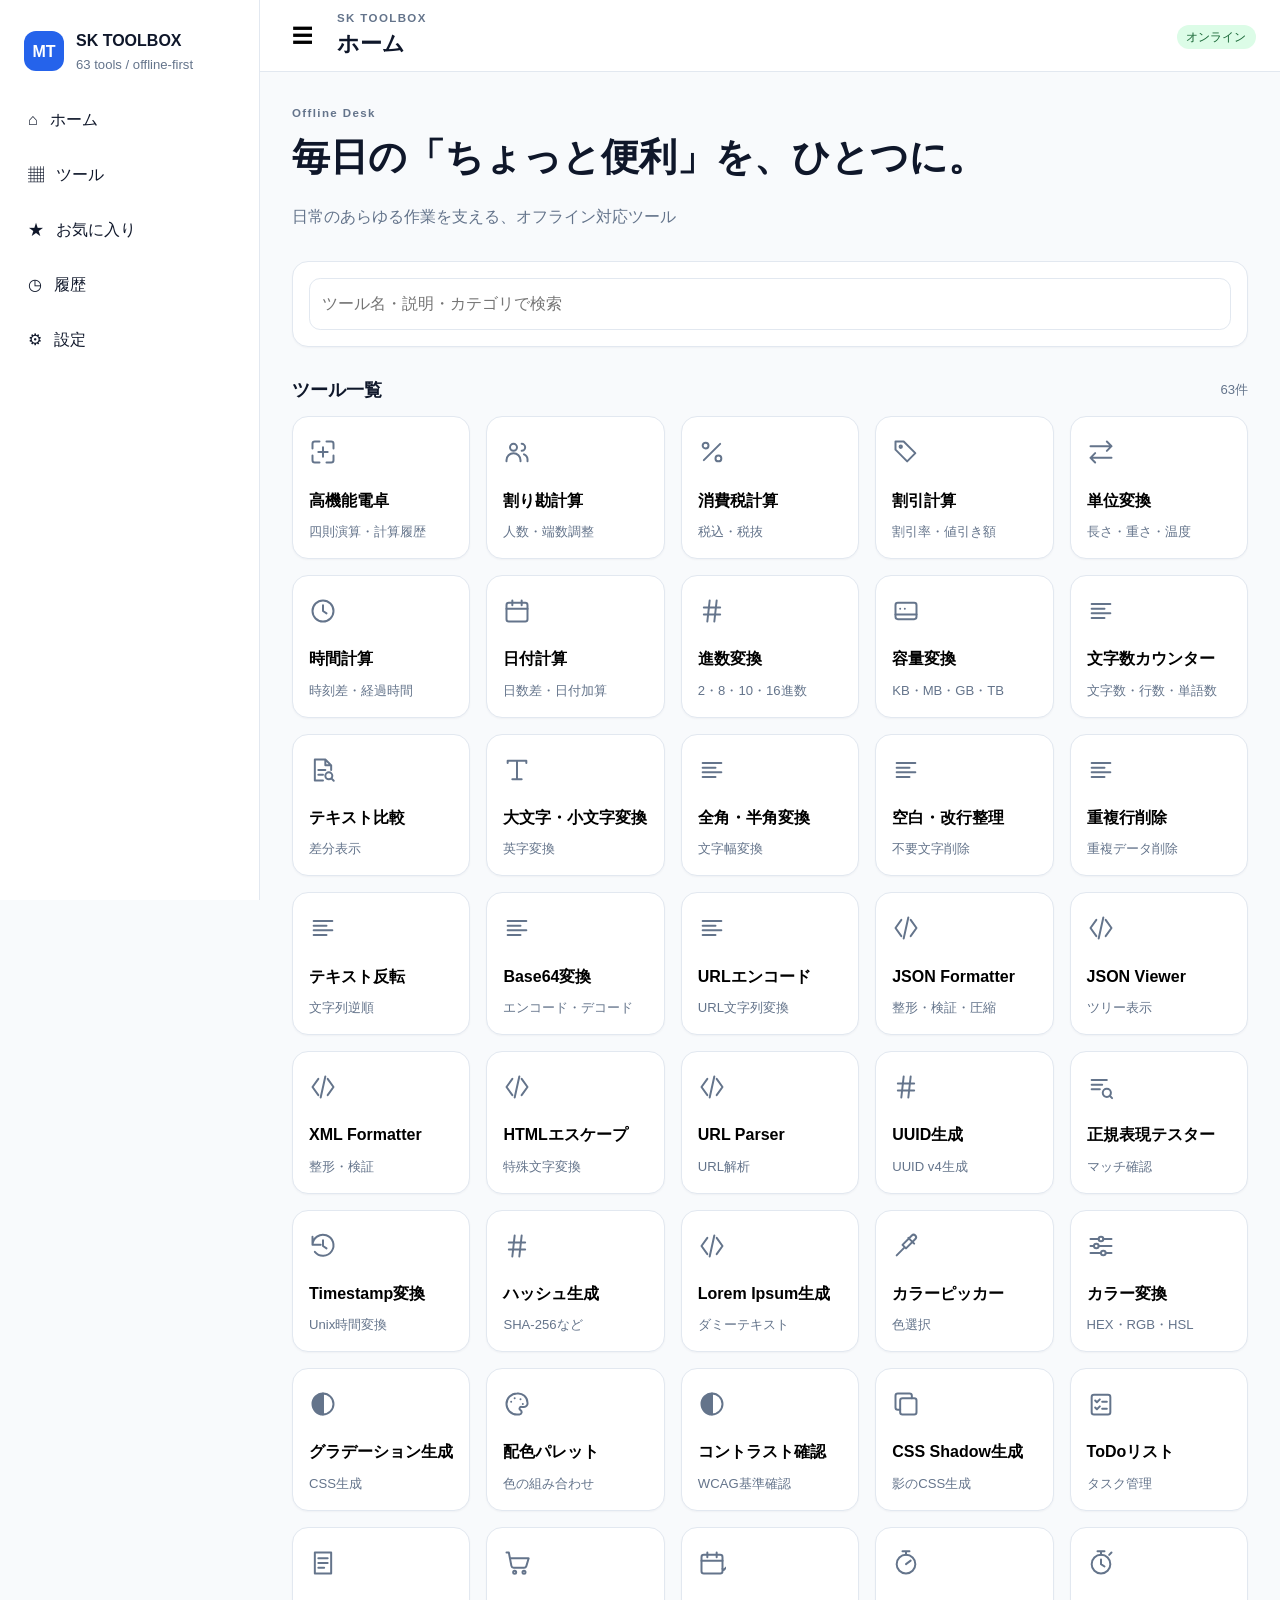
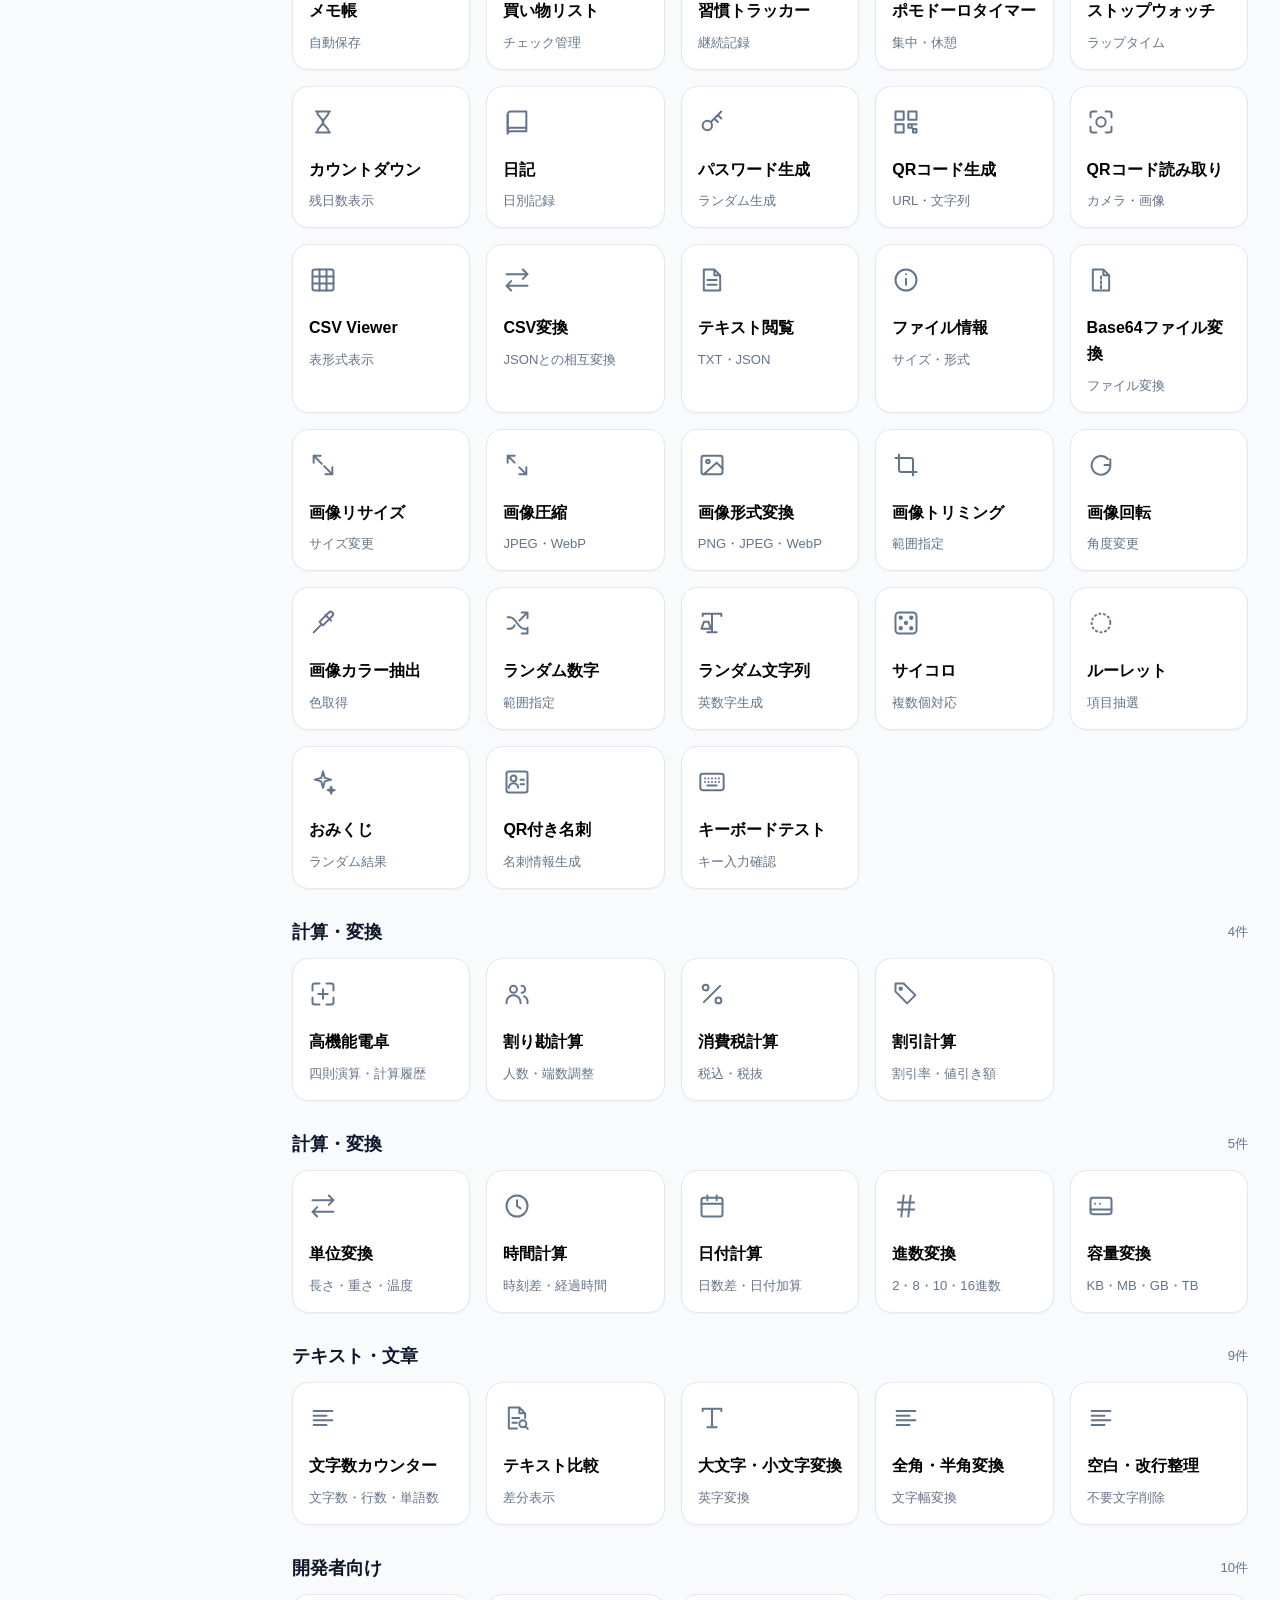
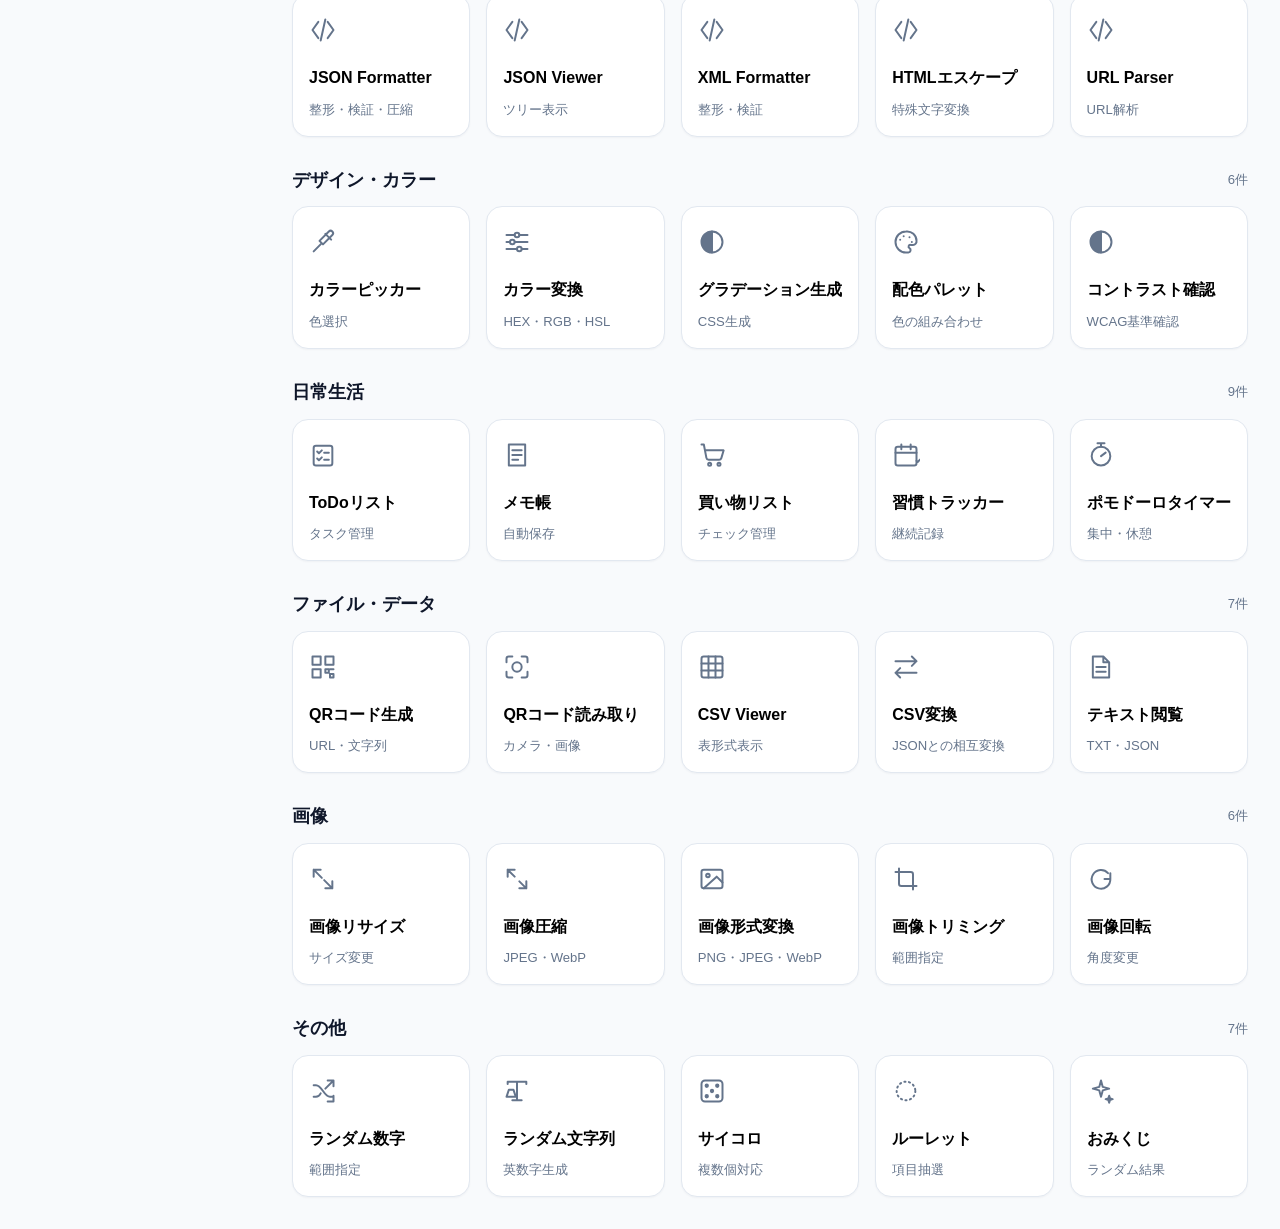
<file: toolbox/index.html>
<!doctype html>
<html lang="ja">
<head>
<meta charset="utf-8">
<meta name="viewport" content="width=device-width,initial-scale=1,viewport-fit=cover">
<meta name="theme-color" content="#2563EB">
<meta name="description" content="SK TOOLBOX - オフラインツール集">
<link rel="manifest" href="manifest.json">
<link rel="apple-touch-icon" href="assets/icons/icon-192.png">
<link rel="icon" href="assets/icons/favicon.ico">
<link rel="stylesheet" href="assets/css/base.css">
<link rel="stylesheet" href="assets/css/layout.css">
<link rel="stylesheet" href="assets/css/components.css">
<link rel="stylesheet" href="assets/css/tools.css">
<link rel="stylesheet" href="assets/css/themes.css">
<title>SK TOOLBOX</title>
</head>
<body>
<div id="app" class="app-shell">
  <aside id="sidebar" class="sidebar"></aside>
  <main class="main">
    <header class="topbar">
      <button id="menuButton" class="icon-button" aria-label="メニュー">☰</button>
      <div><div class="eyebrow">SK TOOLBOX</div><h1 id="pageTitle">ホーム</h1></div>
      <div class="status-area"><span id="networkStatus" class="status-pill">確認中</span></div>
    </header>
    <div id="content" class="content"></div>
  </main>
  <nav id="bottomNav" class="bottom-nav"></nav>
</div>
<script type="module" src="assets/js/app.js"></script>
</body>
</html>
</file>
<file: toolbox/assets/css/base.css>
* {
  box-sizing: border-box;
}

html,
body {
  margin: 0;
  min-height: 100%;
  font-family: -apple-system, BlinkMacSystemFont, "Segoe UI", "Hiragino Sans", "Yu Gothic", sans-serif;
  background: #F8FAFC;
  color: #0F172A;
}

body {
  line-height: 1.6;
}

button,
input,
textarea,
select {
  font: inherit;
}

button {
  cursor: pointer;
}

.icon-button {
  border: 0;
  background: transparent;
  font-size: 1.3rem;
  padding: .5rem;
  border-radius: .7rem;
}

.icon-button:hover {
  background: #E2E8F0;
}

.eyebrow {
  font-size: .72rem;
  letter-spacing: .12em;
  color: #64748B;
  font-weight: 700;
}

.muted {
  color: #64748B;
}

.hidden {
  display: none !important;
}

.danger {
  color: #B91C1C;
}

.success {
  color: #166534;
}

.warning {
  color: #92400E;
}

.sr-only {
  position: absolute;
  width: 1px;
  height: 1px;
  padding: 0;
  margin: -1px;
  overflow: hidden;
  clip: rect(0, 0, 0, 0);
  white-space: nowrap;
  border: 0;
}
</file>
<file: toolbox/assets/css/layout.css>
:root {
  --bg: #F8FAFC;
  --card: #FFF;
  --text: #0F172A;
  --sub: #64748B;
  --accent: #2563EB;
  --border: #E2E8F0;
  --sidebar: 260px;
}

body {
  background: var(--bg);
  color: var(--text);
}

.app-shell {
  min-height: 100vh;
}

.sidebar {
  position: fixed;
  inset: 0 auto 0 0;
  width: var(--sidebar);
  padding: 1rem;
  border-right: 1px solid var(--border);
  background: var(--card);
  overflow: auto;
}

.main {
  margin-left: var(--sidebar);
  min-height: 100vh;
}

.topbar {
  height: 72px;
  display: flex;
  align-items: center;
  gap: 1rem;
  padding: 0 1.5rem;
  border-bottom: 1px solid var(--border);
  background: color-mix(in srgb, var(--card) 94%, transparent);
  position: sticky;
  top: 0;
  z-index: 5;
}

.topbar h1 {
  font-size: 1.35rem;
  margin: 0;
}

.status-area {
  margin-left: auto;
}

.content {
  padding: 1.5rem;
  max-width: 1280px;
  margin: auto;
}

.bottom-nav {
  display: none;
}

.hero {
  display: grid;
  gap: 1rem;
  margin-bottom: 1.5rem;
}

.hero h2 {
  font-size: clamp(1.6rem, 4vw, 2.4rem);
  margin: .25rem 0;
}

.grid {
  display: grid;
  grid-template-columns: repeat(4, minmax(0, 1fr));
  gap: 1rem;
}

.tool-grid {
  display: grid;
  grid-template-columns: repeat(4, minmax(0, 1fr));
  gap: 1rem;
}

.two-col {
  display: grid;
  grid-template-columns: 1fr 1fr;
  gap: 1rem;
}

@media (max-width: 1000px) {
  .grid,
  .tool-grid {
    grid-template-columns: repeat(3, minmax(0, 1fr));
  }
}

@media (max-width: 760px) {
  .sidebar {
    display: none;
  }

  .main {
    margin-left: 0;
    padding-bottom: 72px;
  }

  .topbar {
    padding: 0 .75rem;
  }

  .content {
    padding: 1rem;
  }

  .bottom-nav {
    display: flex;
    position: fixed;
    z-index: 20;
    bottom: 0;
    left: 0;
    right: 0;
    height: 64px;
    background: var(--card);
    border-top: 1px solid var(--border);
    justify-content: space-around;
  }

  .grid,
  .tool-grid {
    grid-template-columns: repeat(2, minmax(0, 1fr));
  }

  .two-col {
    grid-template-columns: 1fr;
  }

  .topbar {
    height: 64px;
  }
}

@media (min-width: 1200px) {
  .content {
    padding: 2rem;
  }

  .tool-grid {
    grid-template-columns: repeat(5, minmax(0, 1fr));
  }
}


@media (max-width: 760px) {

  html,
  body {
    width: 100%;
    min-height: 100%;
    overflow-x: hidden;
  }

  .app-shell {
    min-height: 100vh;
    min-height: 100dvh;
  }

  .main {
    width: 100%;
    margin-left: 0;
    min-width: 0;
    padding-bottom: calc(80px + env(safe-area-inset-bottom));
  }

  .topbar {
    height: auto;
    min-height: 64px;
    padding: 10px 14px;
    gap: 10px;
  }

  .topbar h1 {
    font-size: 1.15rem;
  }

  .content {
    width: 100%;
    padding: 14px;
    overflow-x: hidden;
  }

  .grid,
  .tool-grid {
    grid-template-columns: repeat(2, minmax(0, 1fr));
    gap: 10px;
  }

  .two-col {
    grid-template-columns: minmax(0, 1fr);
  }

  .bottom-nav {
    height: calc(64px + env(safe-area-inset-bottom));
    padding-bottom: env(safe-area-inset-bottom);
    box-sizing: border-box;
  }

}

@media (max-width: 380px) {

  .content {
    padding: 10px;
  }

  .grid,
  .tool-grid {
    gap: 8px;
  }

  .topbar h1 {
    font-size: 1.05rem;
  }

}


@media (max-width: 760px) {

  .bottom-nav {
    display: flex;
    align-items: center;
    justify-content: space-around;

    height: calc(64px + env(safe-area-inset-bottom));
    padding: 0 8px env(safe-area-inset-bottom);

    box-sizing: border-box;
  }

  .bottom-nav .nav-link {
    flex: 1;
    min-width: 0;
    height: 100%;

    display: flex;
    flex-direction: column;
    align-items: center;
    justify-content: center;

    gap: 4px;
    padding: 6px 2px;

    text-align: center;
    line-height: 1.2;

    white-space: nowrap;
  }

  .bottom-nav .nav-link > * {
    margin: 0;
  }

}
</file>
<file: toolbox/assets/css/components.css>
.card {
  background: var(--card);
  border: 1px solid var(--border);
  border-radius: 1rem;
  padding: 1rem;
  box-shadow: 0 1px 2px rgba(15, 23, 42, .04);
}

.tool-card {
  display: flex;
  flex-direction: column;
  gap: .5rem;
  text-align: left;
  min-height: 140px;
  transition: .15s;
}

.tool-card:hover {
  transform: translateY(-2px);
  box-shadow: 0 8px 24px rgba(15, 23, 42, .08);
}

.tool-card .tool-icon {
  font-size: 1.8rem;
}

.tool-card h3 {
  margin: 0;
  font-size: 1rem;
}

.tool-card p {
  margin: 0;
  color: var(--sub);
  font-size: .82rem;
}

.category-title {
  display: flex;
  align-items: center;
  justify-content: space-between;
  margin: 1.75rem 0 .75rem;
}

.category-title h2 {
  font-size: 1.15rem;
  margin: 0;
}

.btn {
  border: 1px solid var(--border);
  background: var(--card);
  padding: .65rem .9rem;
  border-radius: .7rem;
}

.btn.primary {
  background: var(--accent);
  border-color: var(--accent);
  color: white;
}

.btn.danger {
  background: #FEF2F2;
  border-color: #FECACA;
}

.btn-group {
  display: flex;
  gap: .5rem;
  flex-wrap: wrap;
}

.input,
.textarea,
.select {
  width: 100%;
  padding: .75rem;
  border: 1px solid var(--border);
  border-radius: .7rem;
  background: var(--card);
  color: var(--text);
}

.textarea {
  min-height: 180px;
  resize: vertical;
}

.search {
  font-size: 1rem;
}

.status-pill {
  padding: .3rem .6rem;
  border-radius: 999px;
  background: #E2E8F0;
  color: #334155;
  font-size: .75rem;
}

.status-pill.online {
  background: #DCFCE7;
  color: #166534;
}

.status-pill.offline {
  background: #FEF3C7;
  color: #92400E;
}

.nav-brand {
  display: flex;
  gap: .75rem;
  align-items: center;
  padding: .75rem .5rem 1.25rem;
}

.brand-mark {
  width: 40px;
  height: 40px;
  border-radius: 12px;
  background: var(--accent);
  color: white;
  display: grid;
  place-items: center;
  font-weight: 800;
}

.nav-links {
  display: grid;
  gap: .35rem;
}

.nav-link {
  display: flex;
  align-items: center;
  gap: .75rem;
  padding: .75rem;
  border-radius: .7rem;
  color: var(--text);
  text-decoration: none;
}

.nav-link:hover,
.nav-link.active {
  background: #EFF6FF;
  color: #1D4ED8;
}

.stat {
  font-size: 1.5rem;
  font-weight: 800;
}

.result {
  white-space: pre-wrap;
  overflow: auto;
  min-height: 80px;
  background: #F1F5F9;
  border-radius: .7rem;
  padding: .85rem;
}

.tool-head {
  display: flex;
  justify-content: space-between;
  gap: 1rem;
  align-items: start;
}

.tool-head h2 {
  margin: 0;
}

.field {
  display: grid;
  gap: .4rem;
  margin: 1rem 0;
}

.field label {
  font-weight: 700;
  font-size: .9rem;
}

.notice {
  padding: .75rem;
  border-radius: .7rem;
  background: #EFF6FF;
  color: #1E40AF;
}

.error {
  padding: .75rem;
  border-radius: .7rem;
  background: #FEF2F2;
  color: #991B1B;
}

.table-wrap {
  overflow: auto;
}

.data-table {
  border-collapse: collapse;
  width: 100%;
}

.data-table th,
.data-table td {
  border: 1px solid var(--border);
  padding: .5rem;
  text-align: left;
}

.small {
  font-size: .82rem;
}
</file>
<file: toolbox/assets/css/tools.css>
canvas {
  max-width: 100%;
  height: auto;
  border: 1px solid var(--border);
  border-radius: .5rem;
}

.swatch {
  height: 80px;
  border-radius: .7rem;
  border: 1px solid var(--border);
}

.kbd {
  display: inline-grid;
  place-items: center;
  min-width: 2.2rem;
  padding: .35rem .5rem;
  border: 1px solid var(--border);
  border-radius: .4rem;
  background: var(--card);
  margin: .15rem;
}

.tool-output-list {
  display: grid;
  gap: .5rem;
}

.check-row {
  display: flex;
  gap: .5rem;
  align-items: center;
}

.timer {
  font-size: 3rem;
  font-variant-numeric: tabular-nums;
  text-align: center;
  padding: 1rem;
}
</file>
<file: toolbox/assets/css/themes.css>
body.dark {
  --bg: #0F172A;
  --card: #1E293B;
  --text: #F8FAFC;
  --sub: #94A3B8;
  --accent: #60A5FA;
  --border: #334155;
}

body.dark .result {
  background: #0F172A;
}

body.dark .nav-link:hover,
body.dark .nav-link.active {
  background: #1E3A8A;
  color: #DBEAFE;
}
</file>
